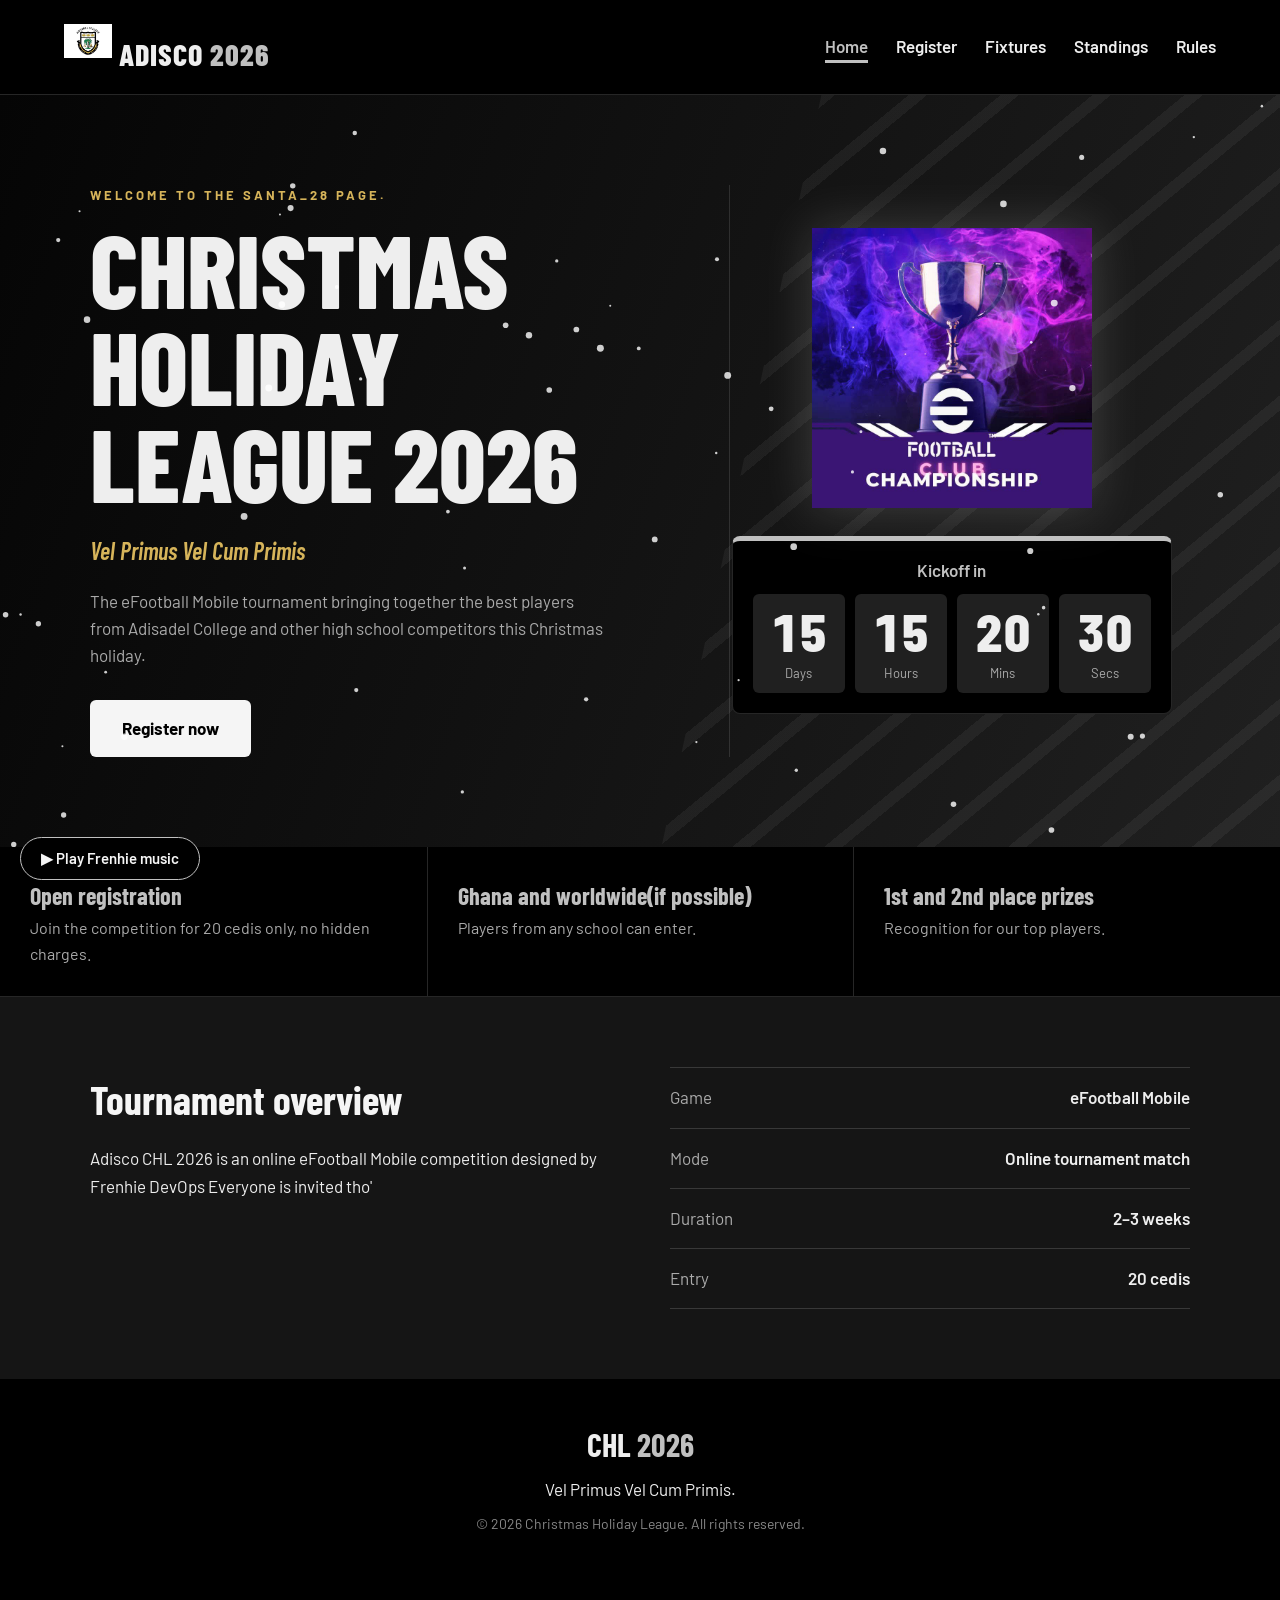
<file: index.html>
<!DOCTYPE html>
<html lang="en">
<head>
    <meta charset="UTF-8">
    <meta name="viewport" content="width=device-width, initial-scale=1.0">
    <title>Christmas Holiday League 2026</title>
    <link rel="preconnect" href="https://fonts.googleapis.com">
    <link rel="preconnect" href="https://fonts.gstatic.com" crossorigin>
    <link href="https://fonts.googleapis.com/css2?family=Barlow+Condensed:wght@600;700;800&family=Barlow:wght@400;500;600&display=swap" rel="stylesheet">
    <link rel="stylesheet" href="Untitled-1.css">
</head>
<body>

    <!-- FALLING SNOW (drawn by script.js) -->
    <canvas id="snow" aria-hidden="true"></canvas>

    <!-- HEADER -->
    <header class="header">
        <div class="logo">
                <img src="images.jpg"
         alt="Adisadel College crest"
         style="width: 48px; height: 50px; object-fit: contain;">
            ADISCO <span>2026</span></div>
        <nav>
            <ul>
                <li><a href="index.html" class="active">Home</a></li>
                <li><a href="register.html">Register</a></li>
                <li><a href="fixtures.html">Fixtures</a></li>
                <li><a href="standings.html">Standings</a></li>
                <li><a href="rules.html">Rules</a></li>
            </ul>
        </nav>
    </header>

    <main>

        <!-- HERO -->
        <section class="hero">
            <div class="hero-content">
                <p class="welcome">Welcome to the Santa_28 page.</p>
                <h1>Christmas Holiday League 2026</h1>
                <p class="motto">Vel Primus Vel Cum Primis</p>
                <p class="description">
                    The eFootball Mobile tournament bringing together the best players
                    from Adisadel College and other high school competitors this
                    Christmas holiday.
                </p>
                <a href="register.html" class="register-btn">Register now</a>
            </div>

            <div class="hero-side">
                <img class="hero-logo" src="Logo.jpg" alt="Adisadel CHL 2026 logo">

                <!-- SCOREBOARD COUNTDOWN (edit the date in script.js) -->
                <div class="scoreboard" id="scoreboard" aria-live="off">
                    <p class="sb-title">Kickoff in</p>
                    <div class="sb-clock">
                        <div><b id="cd-days">00</b><span>Days</span></div>
                        <div><b id="cd-hours">00</b><span>Hours</span></div>
                        <div><b id="cd-mins">00</b><span>Mins</span></div>
                        <div><b id="cd-secs">00</b><span>Secs</span></div>
                    </div>
                </div>
            </div>
        </section>

        <!-- HIGHLIGHTS -->
        <section class="strip" aria-label="Tournament highlights">
            <div>
                <h3>Open registration</h3>
                <p>Join the competition for 20 cedis only, no hidden charges.</p>
            </div>
            <div>
                <h3>Ghana and worldwide(if possible)</h3>
                <p>Players from any school can enter.</p>
            </div>
            <div>
                <h3>1st and 2nd place prizes</h3>
                <p>Recognition for our top players.</p>
            </div>
        </section>

        <!-- OVERVIEW -->
        <section class="overview">
            <div class="overview-text">
                <h2>Tournament overview</h2>
                <p>
                    Adisco CHL 2026 is an online eFootball Mobile competition designed by
                    Frenhie DevOps  Everyone is invited tho'
                </p>
            </div>

            <dl class="match-sheet">
                <div><dt>Game</dt><dd>eFootball Mobile</dd></div>
                <div><dt>Mode</dt><dd>Online tournament match</dd></div>
                <div><dt>Duration</dt><dd>2–3 weeks</dd></div>
                <div><dt>Entry</dt><dd>20 cedis</dd></div>
            </dl>
        </section>

    </main>

    <!-- MUSIC PLAYER (floats bottom-left) -->
    <button id="musicButton" class="music-btn" type="button">▶ Play Frenhie music</button>
    <audio id="chlSong" src="Mixed-audio.mp3"loop></audio>

    <!-- FOOTER -->
    <footer class="footer">
        <h2>CHL <span>2026</span></h2>
        <p>Vel Primus Vel Cum Primis.</p>
        <p class="copyright">© 2026 Christmas Holiday League. All rights reserved.</p>
    </footer>

    <script src="script.js"></script>
</body>
</html>
</file>
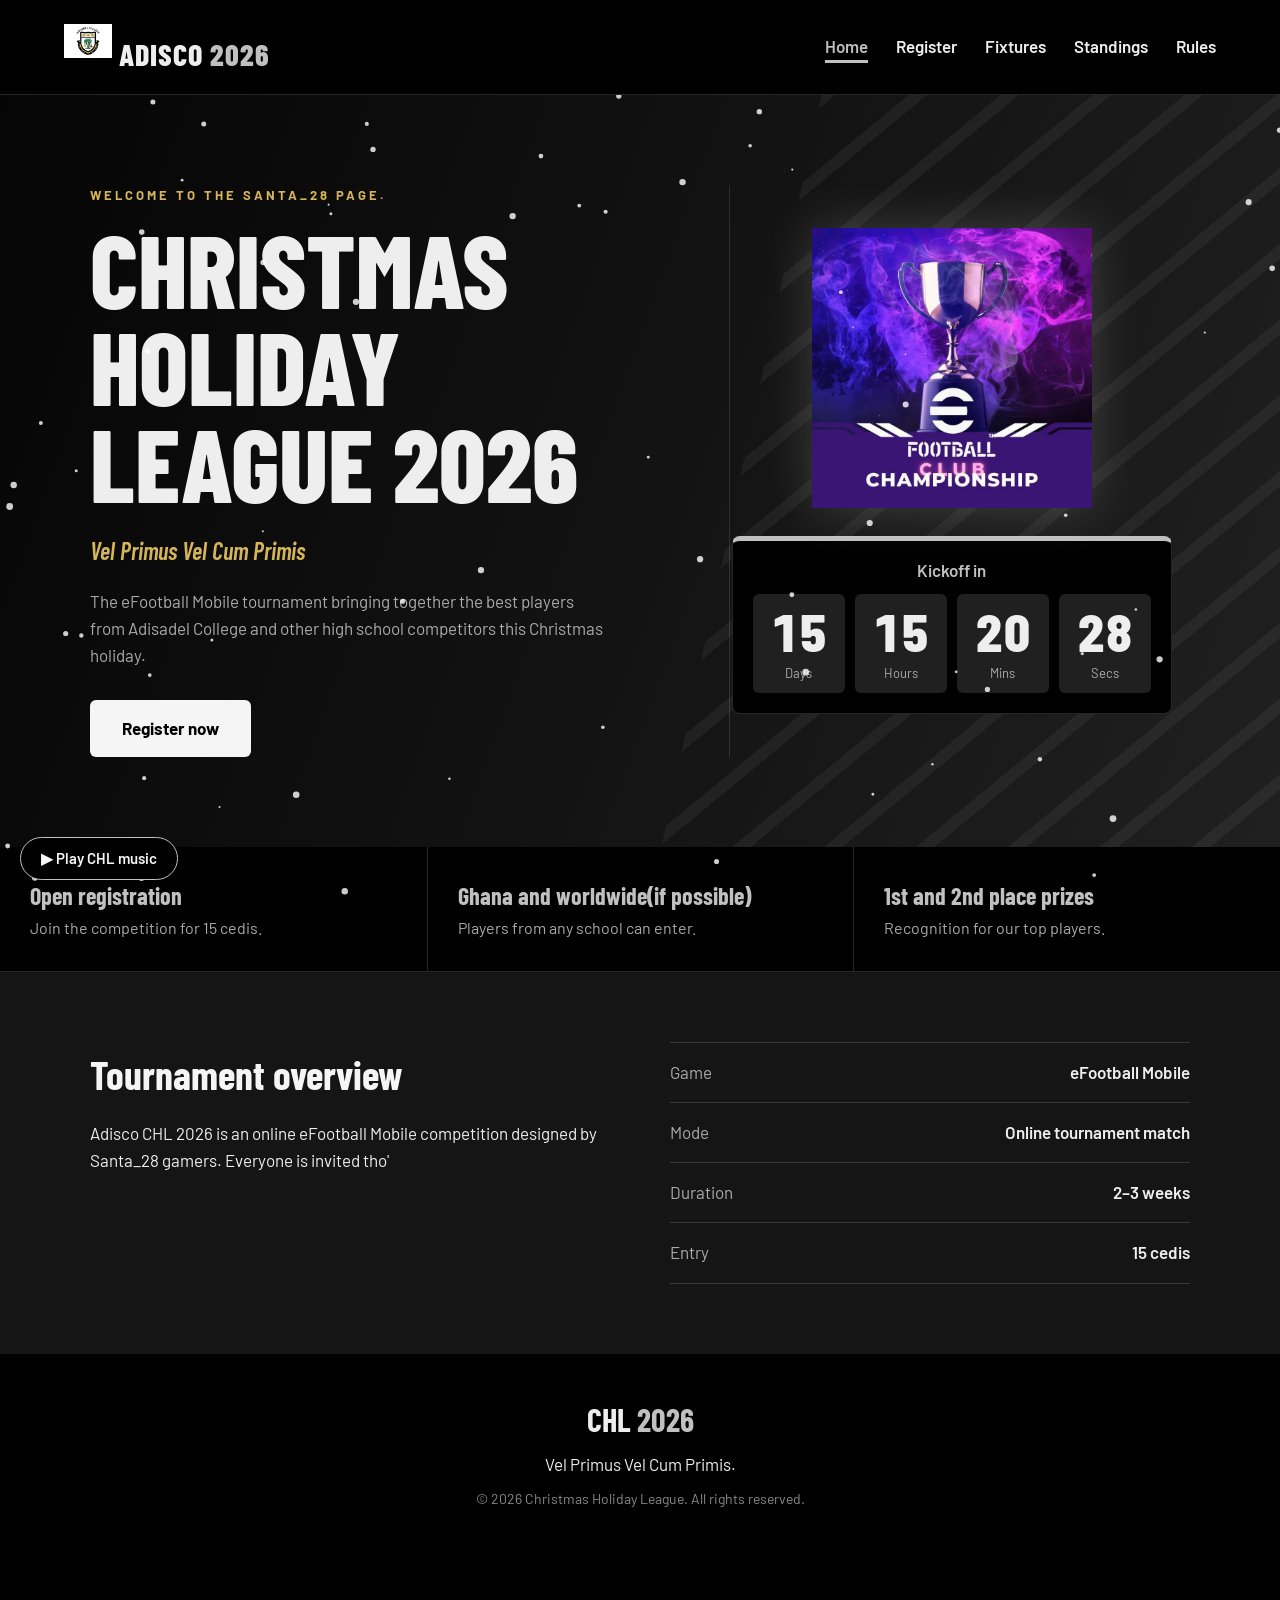
<file: index(1).html>
<!DOCTYPE html>
<html lang="en">
<head>
    <meta charset="UTF-8">
    <meta name="viewport" content="width=device-width, initial-scale=1.0">
    <title>Christmas Holiday League 2026</title>
    <link rel="preconnect" href="https://fonts.googleapis.com">
    <link rel="preconnect" href="https://fonts.gstatic.com" crossorigin>
    <link href="https://fonts.googleapis.com/css2?family=Barlow+Condensed:wght@600;700;800&family=Barlow:wght@400;500;600&display=swap" rel="stylesheet">
    <link rel="stylesheet" href="Untitled-1.css">
</head>
<body>

    <!-- FALLING SNOW (drawn by script.js) -->
    <canvas id="snow" aria-hidden="true"></canvas>

    <!-- HEADER -->
    <header class="header">
        <div class="logo">
                <img src="images.jpg"
         alt="Adisadel College crest"
         style="width: 48px; height: 50px; object-fit: contain;">
            ADISCO <span>2026</span></div>
        <nav>
            <ul>
                <li><a href="index.html" class="active">Home</a></li>
                <li><a href="register.html">Register</a></li>
                <li><a href="fixtures.html">Fixtures</a></li>
                <li><a href="standings.html">Standings</a></li>
                <li><a href="rules.html">Rules</a></li>
            </ul>
        </nav>
    </header>

    <main>

        <!-- HERO -->
        <section class="hero">
            <div class="hero-content">
                <p class="welcome">Welcome to the Santa_28 page.</p>
                <h1>Christmas Holiday League 2026</h1>
                <p class="motto">Vel Primus Vel Cum Primis</p>
                <p class="description">
                    The eFootball Mobile tournament bringing together the best players
                    from Adisadel College and other high school competitors this
                    Christmas holiday.
                </p>
                <a href="register.html" class="register-btn">Register now</a>
            </div>

            <div class="hero-side">
                <img class="hero-logo" src="Logo.jpg" alt="Adisadel CHL 2026 logo">

                <!-- SCOREBOARD COUNTDOWN (edit the date in script.js) -->
                <div class="scoreboard" id="scoreboard" aria-live="off">
                    <p class="sb-title">Kickoff in</p>
                    <div class="sb-clock">
                        <div><b id="cd-days">00</b><span>Days</span></div>
                        <div><b id="cd-hours">00</b><span>Hours</span></div>
                        <div><b id="cd-mins">00</b><span>Mins</span></div>
                        <div><b id="cd-secs">00</b><span>Secs</span></div>
                    </div>
                </div>
            </div>
        </section>

        <!-- HIGHLIGHTS -->
        <section class="strip" aria-label="Tournament highlights">
            <div>
                <h3>Open registration</h3>
                <p>Join the competition for 15 cedis.</p>
            </div>
            <div>
                <h3>Ghana and worldwide(if possible)</h3>
                <p>Players from any school can enter.</p>
            </div>
            <div>
                <h3>1st and 2nd place prizes</h3>
                <p>Recognition for our top players.</p>
            </div>
        </section>

        <!-- OVERVIEW -->
        <section class="overview">
            <div class="overview-text">
                <h2>Tournament overview</h2>
                <p>
                    Adisco CHL 2026 is an online eFootball Mobile competition designed by
                    Santa_28 gamers. Everyone is invited tho'
                </p>
            </div>

            <dl class="match-sheet">
                <div><dt>Game</dt><dd>eFootball Mobile</dd></div>
                <div><dt>Mode</dt><dd>Online tournament match</dd></div>
                <div><dt>Duration</dt><dd>2–3 weeks</dd></div>
                <div><dt>Entry</dt><dd>15 cedis</dd></div>
            </dl>
        </section>

    </main>

    <!-- MUSIC PLAYER (floats bottom-left) -->
    <button id="musicButton" class="music-btn" type="button">▶ Play CHL music</button>
    <audio id="chlSong" src="Mixed-audio.mp3"loop></audio>

    <!-- FOOTER -->
    <footer class="footer">
        <h2>CHL <span>2026</span></h2>
        <p>Vel Primus Vel Cum Primis.</p>
        <p class="copyright">© 2026 Christmas Holiday League. All rights reserved.</p>
    </footer>

    <script src="script.js"></script>
</body>
</html>
</file>
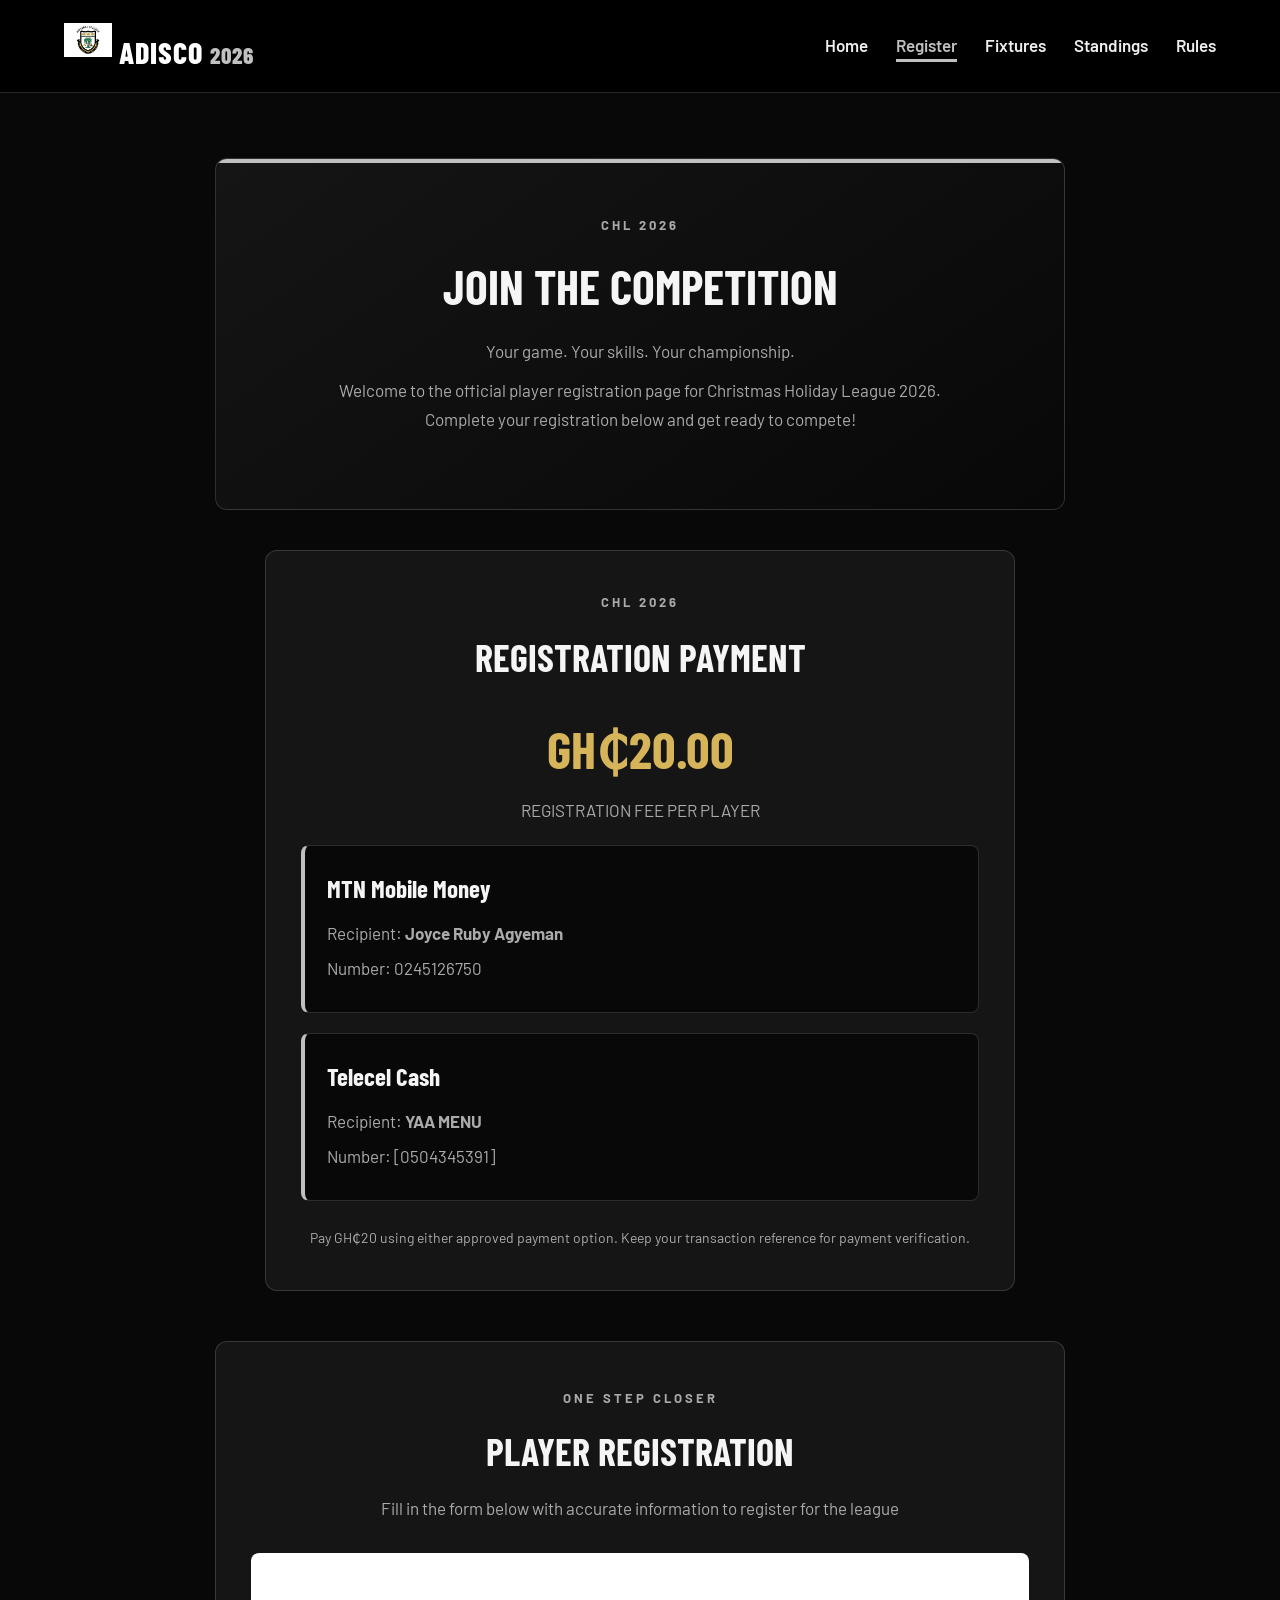
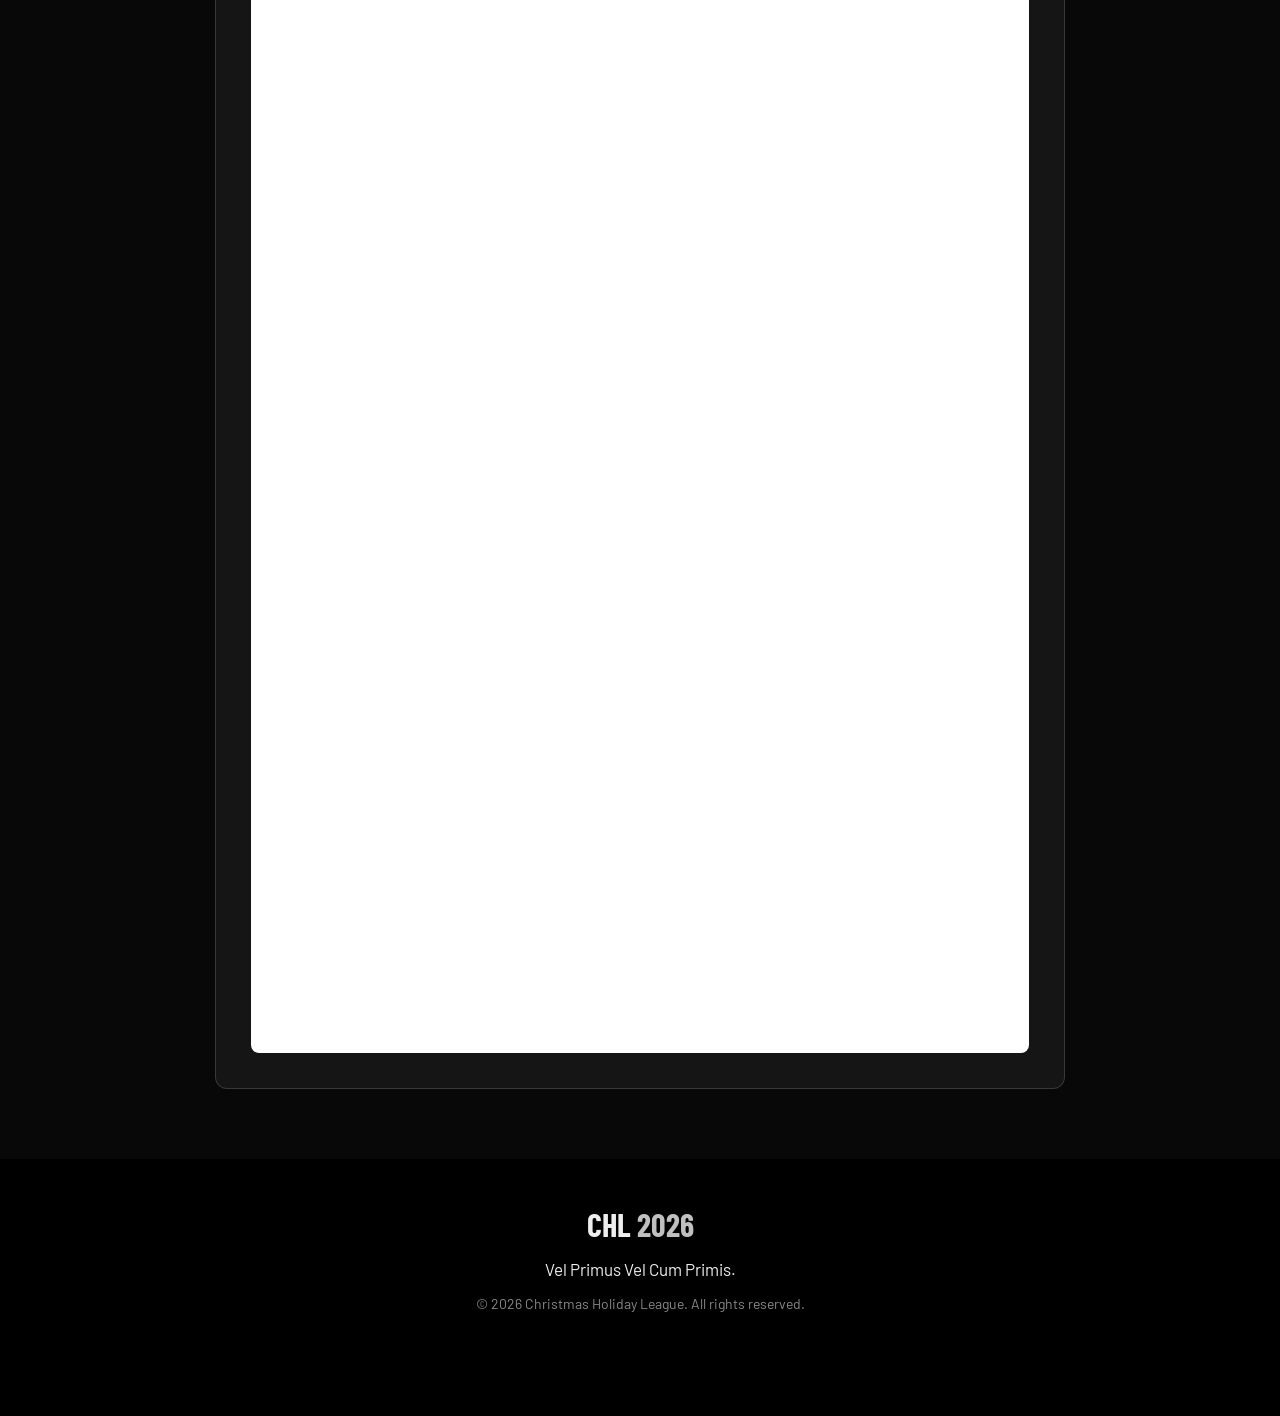
<file: register.html>
<!DOCTYPE html>
<html lang="en">

<head>
    <meta charset="UTF-8">
    <meta name="viewport" content="width=device-width, initial-scale=1.0">

    <title>Register | CHL 2026</title>

    <link rel="stylesheet" href="Untitled-1.css">

    <link rel="preconnect" href="https://fonts.googleapis.com">
    <link rel="preconnect" href="https://fonts.gstatic.com" crossorigin>

    <link href="https://fonts.googleapis.com/css2?family=Barlow:wght@400;500;600;700&family=Barlow+Condensed:wght@500;600;700;800&display=swap" rel="stylesheet">

</head>

<body>

    <!-- HEADER -->
    <header class="header">

        <a href="index(1).html" class="logo" style="text-decoration: none;">

            <img src="images.jpg"
                 alt="Adisadel College crest"
                 style="width: 48px; height: 48px; object-fit: contain;">

            <span style="color: white; font-size: 30px;">
                ADISCO
                <span style="color: silver; font-size: 23px;">
                    2026
                </span>
            </span>

        </a>

        <nav>
            <ul>
                <li><a href="index(1).html">Home</a></li>
                <li><a href="register.html" class="active">Register</a></li>
                <li><a href="fixtures.html">Fixtures</a></li>
                <li><a href="standings.html">Standings</a></li>
                <li><a href="rules.html">Rules</a></li>
            </ul>
        </nav>

    </header>


    <!-- REGISTRATION INTRODUCTION -->
    <main>

        <section class="registration">

            <div class="registration-heading">

                <p class="welcome">CHL 2026</p>

                <h1>Join The Competition</h1>

                <p>
                    Your game. Your skills. Your championship.
                </p>

                <p>
                    Welcome to the official player registration
                    page for Christmas Holiday League 2026.
                    Complete your registration below and get
                    ready to compete!
                </p>

            </div>

        </section>


        <!-- PAYMENT SECTION -->
        <section class="payment-section">

            <p class="welcome">CHL 2026</p>

            <h2>Registration Payment</h2>

            <h1>GH₵20.00</h1>

            <p>REGISTRATION FEE PER PLAYER</p>


            <!-- MTN PAYMENT -->
            <div class="payment-method">

                <h3>MTN Mobile Money</h3>

                <p>
                    Recipient:
                    <b>Joyce Ruby Agyeman</b>
                </p>

                <p>
                    Number:
                    0245126750
                </p>

            </div>


            <!-- TELECEL PAYMENT -->
            <div class="payment-method">

                <h3>Telecel Cash</h3>

                <p>
                    Recipient:
                    <b>YAA MENU</b>
                </p>

                <p>
                    Number:
                    [0504345391]
                </p>

            </div>


            <p class="payment-note">

                Pay GH₵20 using either approved payment
                option. Keep your transaction reference
                for payment verification.

            </p>

        </section>


        <!-- GOOGLE FORM SECTION -->
        <section class="google-form-section">

            <div class="registration-heading">

                <p class="welcome">ONE STEP CLOSER</p>

                <h2>Player Registration</h2>

                <p>
                    Fill in the form below with accurate
                    information to register for the league
                </p>

            </div>


            <iframe
                src="https://forms.gle/nnP8Ts6rRZs7yhZ86"
                width="100%"
                height="1100"
                frameborder="0"
                marginheight="0"
                marginwidth="0">

                Loading registration form...

            </iframe>

        </section>

    </main>


    <!-- FOOTER -->
    <footer class="footer">

        <h2>CHL <span>2026</span></h2>

        <p>Vel Primus Vel Cum Primis.</p>

        <p class="copyright">
            © 2026 Christmas Holiday League.
            All rights reserved.
        </p>

    </footer>

</body>

</html>
</file>
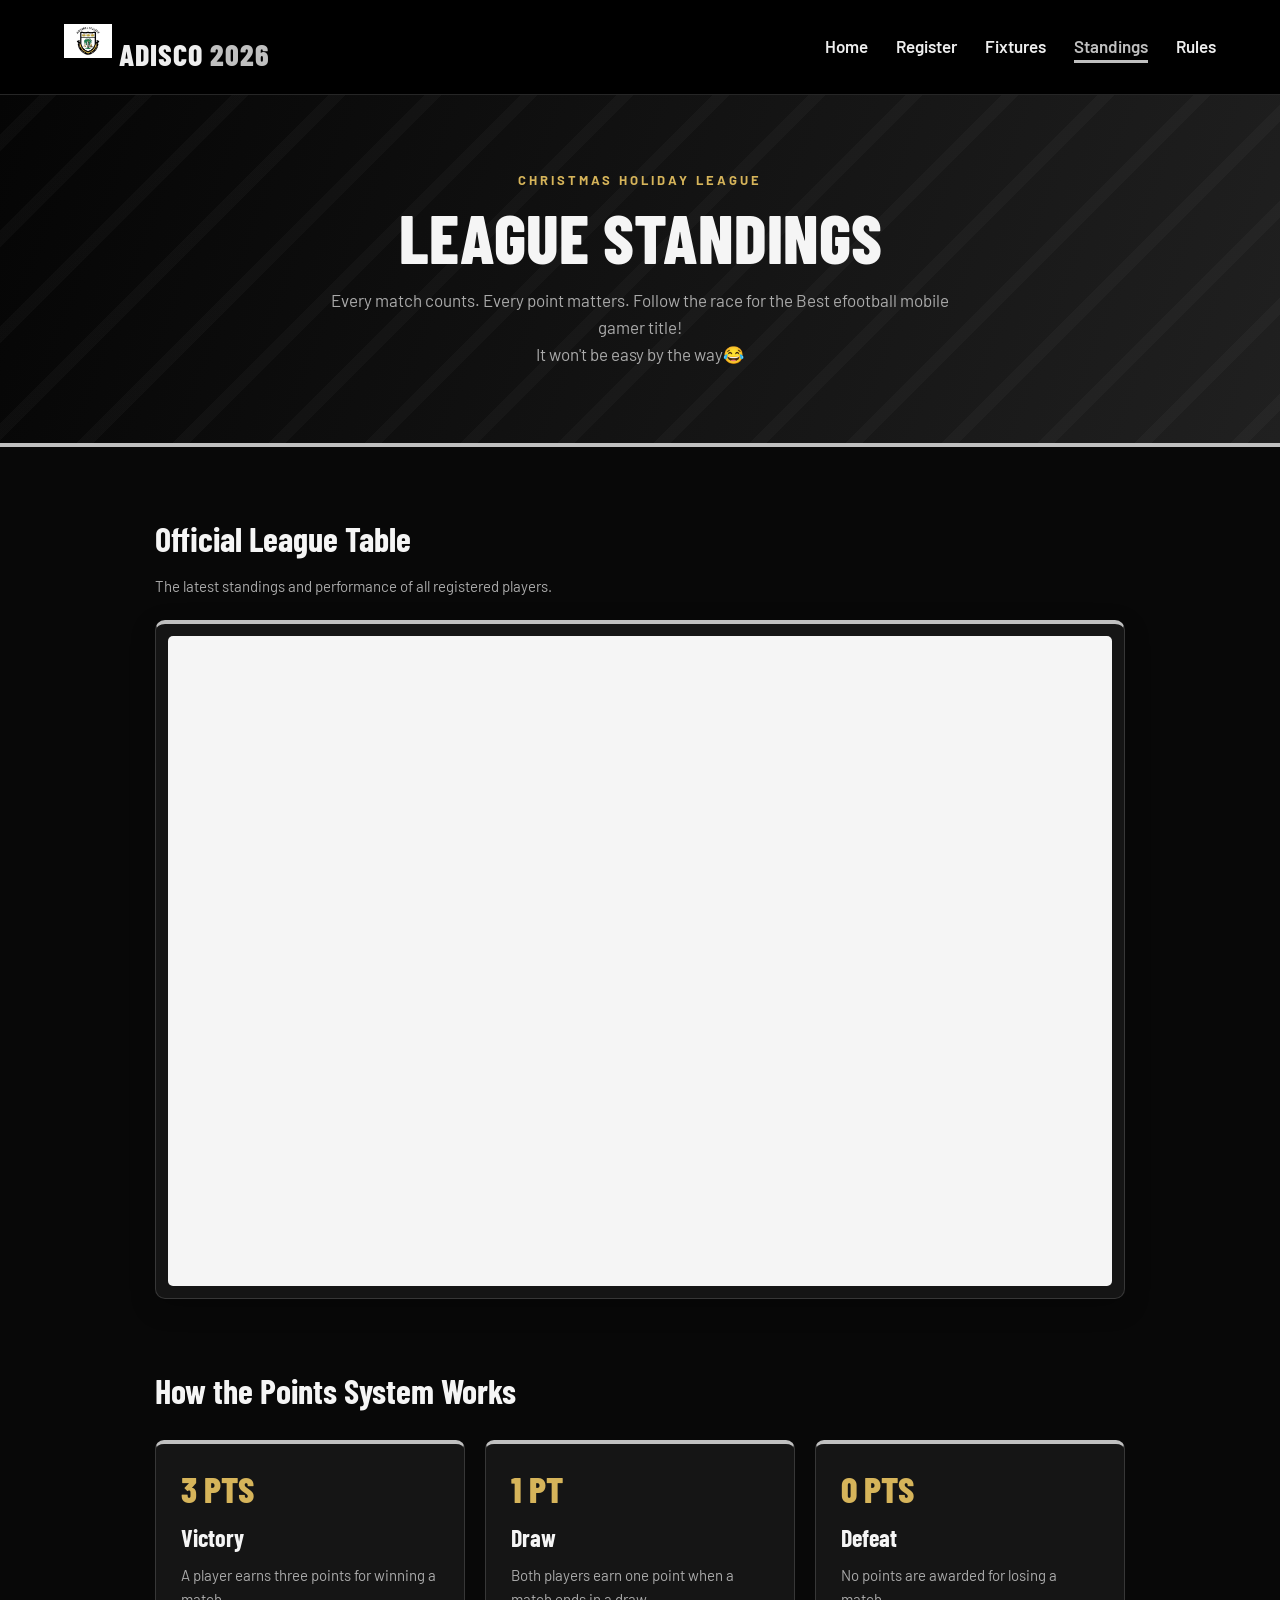
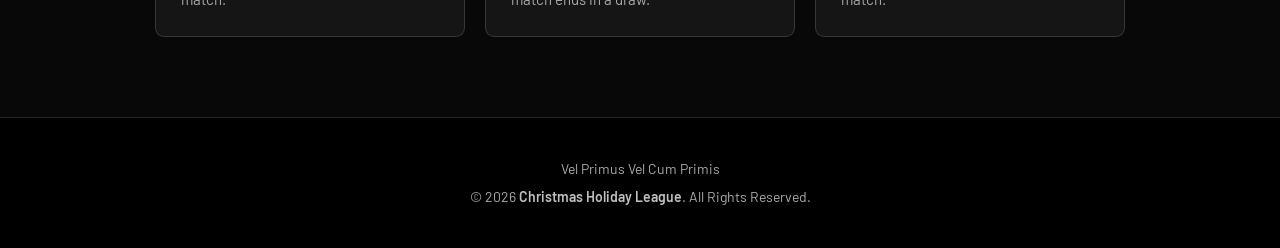
<file: standings.html>
<!DOCTYPE html>
<html lang="en">

<head>
    <meta charset="UTF-8">
    <meta name="viewport" content="width=device-width, initial-scale=1.0">

    <title>CHL 2026 | League Standings</title>

    <meta name="description" content="Follow the official Christmas Holiday League 2026 standings and see who is leading the competition.">
    <link rel="preconnect" href="https://fonts.googleapis.com">
    <link rel="preconnect" href="https://fonts.gstatic.com" crossorigin>
    <link href="https://fonts.googleapis.com/css2?family=Barlow+Condensed:wght@600;700;800&family=Barlow:wght@400;500;600&display=swap" rel="stylesheet">
    <link rel="stylesheet" href="CHL-styles.css">

</head>

<body>

    <!-- HEADER -->
    <header class="header">
        <div class="logo">
            <img src="images.jpg"
                 alt="Adisadel College crest"
                 style="width: 48px; height: 50px; object-fit: contain;">
            ADISCO <span>2026</span>
        </div>
        <nav>
            <ul>
                <li><a href="index.html">Home</a></li>
                <li><a href="register.html">Register</a></li>
                <li><a href="fixtures.html">Fixtures</a></li>
                <li><a href="standings.html" class="active">Standings</a></li>
                <li><a href="rules.html">Rules</a></li>
            </ul>
        </nav>
     
    </header>


    <!-- PAGE INTRODUCTION -->

    <section class="intro">

        <p class="tag">CHRISTMAS HOLIDAY LEAGUE</p>

        <h1>League Standings</h1>

        <p>
            Every match counts. Every point matters.
            Follow the race for the Best efootball mobile gamer title!
        </p>
        <p>It won't be easy by the way😂</p>

    </section>


    <!-- LEAGUE TABLE -->

    <main>

        <section class="standings-section">

            <div class="section-heading">

                <h2>Official League Table</h2>

                <p>
                    The latest standings and performance of all registered players.
                </p>

            </div>

            <div class="table-container">

                <iframe
                    src="https://1drv.ms/x/c/7E6B62BAD8F43D27/IQTGHcbws_VUT5BPGGrwnqEOAXReVvR3SivPhTwWq03f0Xo?em=2&wdAllowInteractivity=False&wdHideGridlines=True&wdHideHeaders=True&wdHideSheetTabs=True"
                    title="CHL 2026 Official League Standings"
                    loading="lazy">
                </iframe>

            </div>

        </section>


        <!-- POINTS SYSTEM -->

        <section class="points-section">

            <h2>How the Points System Works</h2>

            <div class="points-grid">

                <div class="point-card">

                    <div class="points-value">3 PTS</div>

                    <h3>Victory</h3>

                    <p>
                        A player earns three points for winning a match.
                    </p>

                </div>


                <div class="point-card">

                    <div class="points-value">1 PT</div>

                    <h3>Draw</h3>

                    <p>
                        Both players earn one point when a match ends in a draw.
                    </p>

                </div>


                <div class="point-card">

                    <div class="points-value">0 PTS</div>

                    <h3>Defeat</h3>

                    <p>
                        No points are awarded for losing a match.
                    </p>

                </div>

            </div>

        </section>

    </main>


    <!-- FOOTER -->

    <footer class="standings-footer">
        <p>Vel Primus Vel Cum Primis</p>

        <p>
            &copy; 2026 <span>Christmas Holiday League</span>.
            All Rights Reserved.
        </p>


    </footer>

</body>
</html>
</file>
<file: Untitled-1.css>
/* ---------- VARIABLES ---------- */
:root {
    --black: #080808;
    --ink: #000000;
    --panel: #151515;
    --white: #f5f5f5;
    --silver: #c0c0c0;
    --gold: #d6b45a;
    --text: #eeeeee;
    --muted: #aaaaaa;
    --line: rgba(255, 255, 255, 0.15);

    --display: "Barlow Condensed", "Arial Narrow", sans-serif;
    --body: "Barlow", Arial, sans-serif;
}

/* ---------- GLOBAL RESET ---------- */
* {
    margin: 0;
    padding: 0;
    box-sizing: border-box;
}

body {
    background: var(--black);
    color: var(--text);
    font-family: var(--body);
    font-size: 17px;
    line-height: 1.6;
}

a:focus-visible,
button:focus-visible {
    outline: 3px solid var(--silver);
    outline-offset: 3px;
}

/* ---------- SNOW ---------- */
#snow {
    position: fixed;
    inset: 0;
    width: 100%;
    height: 100%;
    z-index: 5;
    pointer-events: none;
}

/* ---------- HEADER ---------- */
.header {
    position: sticky;
    top: 0;
    z-index: 10;
    display: flex;
    justify-content: space-between;
    align-items: center;
    padding: 16px 5%;
    background: var(--ink);
    border-bottom: 1px solid var(--line);
}

.logo {
    font-family: var(--display);
    font-weight: 800;
    font-size: 30px;
    letter-spacing: 1px;
}

.logo span,
.footer span {
    color: var(--silver);
}

nav ul {
    display: flex;
    list-style: none;
    gap: 28px;
}

nav a {
    color: var(--text);
    text-decoration: none;
    font-weight: 600;
    padding-bottom: 4px;
    border-bottom: 3px solid transparent;
    transition: color 0.2s, border-color 0.2s;
}

nav a:hover,
nav a.active {
    color: var(--silver);
    border-bottom-color: var(--silver);
}

/* ---------- HERO ---------- */
.hero {
    position: relative;
    overflow: hidden;
    display: grid;
    grid-template-columns: 1.2fr 1fr;
    gap: 50px;
    align-items: center;
    padding: 90px 7%;
    background: linear-gradient(110deg, #050505, #202020);
}

/* Zebra-inspired decorative stripes */
.hero::before {
    content: "";
    position: absolute;
    top: -40px;
    right: -60px;
    width: 48%;
    height: 130%;
    opacity: 0.55;
    transform: skewX(-12deg);
    background: repeating-linear-gradient(
        135deg,
        transparent 0px,
        transparent 25px,
        rgba(255, 255, 255, 0.09) 25px,
        rgba(255, 255, 255, 0.09) 38px,
        transparent 38px,
        transparent 65px
    );
}

.hero::after {
    content: "";
    position: absolute;
    right: 43%;
    top: 12%;
    bottom: 12%;
    width: 1px;
    background: rgba(255, 255, 255, 0.12);
}

.hero > * {
    position: relative;
    z-index: 1;
}

.welcome {
    color: var(--silver);
    font-weight: 600;
    margin-bottom: 14px;
}

.hero h1 {
    font-family: var(--display);
    font-weight: 800;
    font-size: clamp(52px, 8vw, 104px);
    line-height: 0.95;
    text-transform: uppercase;
    margin-bottom: 20px;
}

.motto {
    font-family: var(--display);
    font-weight: 600;
    font-size: 24px;
    font-style: italic;
    color: var(--gold);
    margin-bottom: 18px;
}

.description {
    max-width: 52ch;
    color: var(--muted);
    margin-bottom: 30px;
}

.register-btn {
    display: inline-block;
    background: var(--white);
    color: var(--ink);
    font-weight: 700;
    padding: 15px 32px;
    border-radius: 6px;
    text-decoration: none;
    transition: background 0.2s, transform 0.2s;
}

.register-btn:hover {
    background: var(--silver);
    transform: translateY(-3px);
}

/* ---------- HERO RIGHT SIDE ---------- */
.hero-side {
    display: flex;
    flex-direction: column;
    align-items: center;
    gap: 28px;
}

.hero-logo {
    width: 100%;
    max-width: 280px;
    height: auto;
    filter: drop-shadow(0 0 25px rgba(255, 255, 255, 0.18));
}

.scoreboard {
    width: 100%;
    max-width: 440px;
    background: var(--ink);
    border: 1px solid var(--line);
    border-top: 5px solid var(--silver);
    border-radius: 8px;
    padding: 16px 20px 20px;
    text-align: center;
}

.sb-title {
    font-weight: 600;
    color: var(--silver);
    margin-bottom: 10px;
}

.sb-clock {
    display: grid;
    grid-template-columns: repeat(4, 1fr);
    gap: 10px;
}

.sb-clock div {
    background: #202020;
    border-radius: 6px;
    padding: 10px 4px 8px;
}

.sb-clock b {
    display: block;
    font-family: var(--display);
    font-weight: 800;
    font-size: 54px;
    line-height: 1;
    font-variant-numeric: tabular-nums;
}

.sb-clock span {
    font-size: 13px;
    color: var(--muted);
}

/* Countdown completion */
.scoreboard.live .sb-clock {
    display: none;
}

.sb-live {
    font-family: var(--display);
    font-weight: 800;
    font-size: 44px;
    color: var(--white);
}

/* ---------- HIGHLIGHT STRIP ---------- */
.strip {
    display: grid;
    grid-template-columns: repeat(3, 1fr);
    background: var(--ink);
    border-bottom: 1px solid var(--line);
}

.strip > div {
    padding: 30px 7%;
    border-left: 1px solid var(--line);
}

.strip > div:first-child {
    border-left: none;
}

.strip h3 {
    font-family: var(--display);
    font-size: 24px;
    color: var(--silver);
}

.strip p {
    color: var(--muted);
    font-size: 16px;
}

/* ---------- OVERVIEW ---------- */
.overview {
    display: grid;
    grid-template-columns: 1fr 1fr;
    gap: 60px;
    align-items: start;
    padding: 70px 7%;
    background: var(--panel);
}

.overview h2 {
    font-family: var(--display);
    font-size: 40px;
    color: var(--white);
    margin-bottom: 14px;
}

.overview p {
    max-width: 55ch;
}

.match-sheet {
    border-top: 1px solid var(--line);
}

.match-sheet div {
    display: flex;
    justify-content: space-between;
    gap: 20px;
    padding: 16px 0;
    border-bottom: 1px solid var(--line);
}

.match-sheet dt {
    color: var(--muted);
}

.match-sheet dd {
    font-weight: 600;
    text-align: right;
}

/* ---------- MUSIC BUTTON ---------- */
.music-btn {
    position: fixed;
    left: 20px;
    bottom: 20px;
    z-index: 20;
    background: var(--ink);
    color: var(--white);
    border: 1px solid var(--silver);
    border-radius: 30px;
    padding: 11px 20px;
    font: 600 15px var(--body);
    cursor: pointer;
    transition: background 0.2s;
}

.music-btn:hover {
    background: #292929;
}

/* ---------- FOOTER ---------- */
.footer {
    background: var(--ink);
    text-align: center;
    padding: 40px 15px 90px;
}

.footer h2 {
    font-family: var(--display);
    font-size: 32px;
    margin-bottom: 6px;
}

.footer p {
    margin-bottom: 10px;
}

.copyright {
    color: #888888;
    font-size: 14px;
}

/* ---------- MOBILE ---------- */
@media (max-width: 800px) {
    .header {
        flex-direction: column;
        gap: 12px;
        position: static;
    }

    nav ul {
        flex-wrap: wrap;
        justify-content: center;
        gap: 18px;
    }

    .hero {
        grid-template-columns: 1fr;
        padding: 60px 6%;
        gap: 40px;
    }

    .hero::after {
        display: none;
    }

    .hero::before {
        width: 100%;
        opacity: 0.3;
    }

    .strip {
        grid-template-columns: 1fr;
    }

    .strip > div {
        border-left: none;
        border-top: 1px solid var(--line);
        padding: 22px 6%;
    }

    .strip > div:first-child {
        border-top: none;
    }

    .overview {
        grid-template-columns: 1fr;
        gap: 30px;
        padding: 50px 6%;
    }

    .sb-clock b {
        font-size: 42px;
    }
}

/* =================================
   CHL 2026 REGISTRATION PAGE
================================= */

/* REGISTRATION INTRODUCTION */

.registration {
    max-width: 850px;
    margin: 65px auto 35px;
    padding: 45px 35px;
    background: linear-gradient(145deg, #151515, #080808);
    border: 1px solid var(--line);
    border-radius: 12px;
    text-align: center;
    position: relative;
    overflow: hidden;
}

.registration::before {
    content: "";
    position: absolute;
    top: 0;
    left: 0;
    width: 100%;
    height: 4px;
    background: var(--silver);
}

.registration-heading {
    text-align: center;
    margin-bottom: 30px;
}

.registration-heading h1 {
    font-family: var(--display);
    font-size: 48px;
    color: var(--white);
    margin: 12px 0;
    text-transform: uppercase;
}

.registration-heading h2 {
    font-family: var(--display);
    font-size: 38px;
    color: var(--white);
    margin: 12px 0;
    text-transform: uppercase;
}

.registration-heading p {
    color: var(--muted);
    line-height: 1.7;
    max-width: 650px;
    margin: 10px auto;
}

.welcome {
    color: var(--gold);
    font-weight: 700;
    letter-spacing: 3px;
    font-size: 13px;
    text-transform: uppercase;
}


/* PAYMENT SECTION */

.payment-section {
    max-width: 750px;
    margin: 40px auto;
    padding: 40px 35px;
    background: var(--panel);
    border: 1px solid var(--line);
    border-radius: 12px;
    text-align: center;
}

.payment-section h2 {
    font-family: var(--display);
    font-size: 38px;
    color: var(--white);
    margin: 12px 0;
    text-transform: uppercase;
}

.payment-section h1 {
    font-family: var(--display);
    font-size: 52px;
    color: var(--gold);
    margin: 20px 0 5px;
}

.payment-section > p {
    color: var(--muted);
    line-height: 1.7;
}

.payment-method {
    text-align: left;
    padding: 22px;
    margin-top: 20px;
    background: var(--black);
    border: 1px solid var(--line);
    border-left: 4px solid var(--silver);
    border-radius: 8px;
    transition: border-color 0.3s ease;
}

.payment-method:hover {
    border-left-color: var(--gold);
}

.payment-method h3 {
    font-family: var(--display);
    font-size: 25px;
    color: var(--white);
    margin-bottom: 12px;
}

.payment-method p {
    color: var(--muted);
    margin: 8px 0;
    line-height: 1.6;
}

.payment-note {
    margin-top: 25px;
    font-size: 14px;
}


/* GOOGLE FORM SECTION */

.google-form-section {
    max-width: 850px;
    margin: 50px auto 70px;
    padding: 35px;
    background: var(--panel);
    border: 1px solid var(--line);
    border-radius: 12px;
}

.google-form-section iframe {
    display: block;
    width: 100%;
    min-height: 1100px;
    border: none;
    border-radius: 8px;
    background: white;
    margin-top: 25px;
}


/* MOBILE RESPONSIVENESS */

@media (max-width: 800px) {

    .registration {
        margin: 40px 18px 30px;
        padding: 35px 20px;
    }

    .registration-heading h1 {
        font-size: 38px;
    }

    .registration-heading h2 {
        font-size: 32px;
    }

    .payment-section {
        margin: 30px 18px;
        padding: 30px 20px;
    }

    .payment-section h1 {
        font-size: 44px;
    }

    .google-form-section {
        margin: 35px 18px;
        padding: 25px 15px;
    }

    .google-form-section iframe {
        min-height: 1200px;
    }
}

@media (max-width: 480px) {

    .registration-heading h1 {
        font-size: 32px;
    }

    .payment-section h2 {
        font-size: 32px;
    }

    .payment-method {
        padding: 17px;
    }

}
</file>
<file: CHL-styles.css>
/* ---------- VARIABLES ---------- */
:root {
    --black: #080808;
    --ink: #000000;
    --panel: #151515;
    --white: #f5f5f5;
    --silver: #c0c0c0;
    --gold: #d6b45a;
    --text: #eeeeee;
    --muted: #aaaaaa;
    --line: rgba(255, 255, 255, 0.15);

    --display: "Barlow Condensed", "Arial Narrow", sans-serif;
    --body: "Barlow", Arial, sans-serif;
}

/* ---------- GLOBAL RESET ---------- */
* {
    margin: 0;
    padding: 0;
    box-sizing: border-box;
}

body {
    background: var(--black);
    color: var(--text);
    font-family: var(--body);
    font-size: 17px;
    line-height: 1.6;
}

a:focus-visible,
button:focus-visible {
    outline: 3px solid var(--silver);
    outline-offset: 3px;
}

/* ---------- SNOW ---------- */
#snow {
    position: fixed;
    inset: 0;
    width: 100%;
    height: 100%;
    z-index: 5;
    pointer-events: none;
}

/* ---------- HEADER ---------- */
.header {
    position: sticky;
    top: 0;
    z-index: 10;
    display: flex;
    justify-content: space-between;
    align-items: center;
    padding: 16px 5%;
    background: var(--ink);
    border-bottom: 1px solid var(--line);
}

.logo {
    font-family: var(--display);
    font-weight: 800;
    font-size: 30px;
    letter-spacing: 1px;
}

.logo span,
.footer span {
    color: var(--silver);
}

nav ul {
    display: flex;
    list-style: none;
    gap: 28px;
}

nav a {
    color: var(--text);
    text-decoration: none;
    font-weight: 600;
    padding-bottom: 4px;
    border-bottom: 3px solid transparent;
    transition: color 0.2s, border-color 0.2s;
}

nav a:hover,
nav a.active {
    color: var(--silver);
    border-bottom-color: var(--silver);
}

/* ---------- HERO ---------- */
.hero {
    position: relative;
    overflow: hidden;
    display: grid;
    grid-template-columns: 1.2fr 1fr;
    gap: 50px;
    align-items: center;
    padding: 90px 7%;
    background: linear-gradient(110deg, #050505, #202020);
}

/* Zebra-inspired decorative stripes */
.hero::before {
    content: "";
    position: absolute;
    top: -40px;
    right: -60px;
    width: 48%;
    height: 130%;
    opacity: 0.55;
    transform: skewX(-12deg);
    background: repeating-linear-gradient(
        135deg,
        transparent 0px,
        transparent 25px,
        rgba(255, 255, 255, 0.09) 25px,
        rgba(255, 255, 255, 0.09) 38px,
        transparent 38px,
        transparent 65px
    );
}

.hero::after {
    content: "";
    position: absolute;
    right: 43%;
    top: 12%;
    bottom: 12%;
    width: 1px;
    background: rgba(255, 255, 255, 0.12);
}

.hero > * {
    position: relative;
    z-index: 1;
}

.welcome {
    color: var(--silver);
    font-weight: 600;
    margin-bottom: 14px;
}

.hero h1 {
    font-family: var(--display);
    font-weight: 800;
    font-size: clamp(52px, 8vw, 104px);
    line-height: 0.95;
    text-transform: uppercase;
    margin-bottom: 20px;
}

.motto {
    font-family: var(--display);
    font-weight: 600;
    font-size: 24px;
    font-style: italic;
    color: var(--gold);
    margin-bottom: 18px;
}

.description {
    max-width: 52ch;
    color: var(--muted);
    margin-bottom: 30px;
}

.register-btn {
    display: inline-block;
    background: var(--white);
    color: var(--ink);
    font-weight: 700;
    padding: 15px 32px;
    border-radius: 6px;
    text-decoration: none;
    transition: background 0.2s, transform 0.2s;
}

.register-btn:hover {
    background: var(--silver);
    transform: translateY(-3px);
}

/* ---------- HERO RIGHT SIDE ---------- */
.hero-side {
    display: flex;
    flex-direction: column;
    align-items: center;
    gap: 28px;
}

.hero-logo {
    width: 100%;
    max-width: 280px;
    height: auto;
    filter: drop-shadow(0 0 25px rgba(255, 255, 255, 0.18));
}

.scoreboard {
    width: 100%;
    max-width: 440px;
    background: var(--ink);
    border: 1px solid var(--line);
    border-top: 5px solid var(--silver);
    border-radius: 8px;
    padding: 16px 20px 20px;
    text-align: center;
}

.sb-title {
    font-weight: 600;
    color: var(--silver);
    margin-bottom: 10px;
}

.sb-clock {
    display: grid;
    grid-template-columns: repeat(4, 1fr);
    gap: 10px;
}

.sb-clock div {
    background: #202020;
    border-radius: 6px;
    padding: 10px 4px 8px;
}

.sb-clock b {
    display: block;
    font-family: var(--display);
    font-weight: 800;
    font-size: 54px;
    line-height: 1;
    font-variant-numeric: tabular-nums;
}

.sb-clock span {
    font-size: 13px;
    color: var(--muted);
}

/* Countdown completion */
.scoreboard.live .sb-clock {
    display: none;
}

.sb-live {
    font-family: var(--display);
    font-weight: 800;
    font-size: 44px;
    color: var(--white);
}

/* ---------- HIGHLIGHT STRIP ---------- */
.strip {
    display: grid;
    grid-template-columns: repeat(3, 1fr);
    background: var(--ink);
    border-bottom: 1px solid var(--line);
}

.strip > div {
    padding: 30px 7%;
    border-left: 1px solid var(--line);
}

.strip > div:first-child {
    border-left: none;
}

.strip h3 {
    font-family: var(--display);
    font-size: 24px;
    color: var(--silver);
}

.strip p {
    color: var(--muted);
    font-size: 16px;
}

/* ---------- OVERVIEW ---------- */
.overview {
    display: grid;
    grid-template-columns: 1fr 1fr;
    gap: 60px;
    align-items: start;
    padding: 70px 7%;
    background: var(--panel);
}

.overview h2 {
    font-family: var(--display);
    font-size: 40px;
    color: var(--white);
    margin-bottom: 14px;
}

.overview p {
    max-width: 55ch;
}

.match-sheet {
    border-top: 1px solid var(--line);
}

.match-sheet div {
    display: flex;
    justify-content: space-between;
    gap: 20px;
    padding: 16px 0;
    border-bottom: 1px solid var(--line);
}

.match-sheet dt {
    color: var(--muted);
}

.match-sheet dd {
    font-weight: 600;
    text-align: right;
}

/* ---------- MUSIC BUTTON ---------- */
.music-btn {
    position: fixed;
    left: 20px;
    bottom: 20px;
    z-index: 20;
    background: var(--ink);
    color: var(--white);
    border: 1px solid var(--silver);
    border-radius: 30px;
    padding: 11px 20px;
    font: 600 15px var(--body);
    cursor: pointer;
    transition: background 0.2s;
}

.music-btn:hover {
    background: #292929;
}

/* ---------- FOOTER ---------- */
.footer {
    background: var(--ink);
    text-align: center;
    padding: 40px 15px 90px;
}

.footer h2 {
    font-family: var(--display);
    font-size: 32px;
    margin-bottom: 6px;
}

.footer p {
    margin-bottom: 10px;
}

.copyright {
    color: #888888;
    font-size: 14px;
}

/* ---------- MOBILE ---------- */
@media (max-width: 800px) {
    .header {
        flex-direction: column;
        gap: 12px;
        position: static;
    }

    nav ul {
        flex-wrap: wrap;
        justify-content: center;
        gap: 18px;
    }

    .hero {
        grid-template-columns: 1fr;
        padding: 60px 6%;
        gap: 40px;
    }

    .hero::after {
        display: none;
    }

    .hero::before {
        width: 100%;
        opacity: 0.3;
    }

    .strip {
        grid-template-columns: 1fr;
    }

    .strip > div {
        border-left: none;
        border-top: 1px solid var(--line);
        padding: 22px 6%;
    }

    .strip > div:first-child {
        border-top: none;
    }

    .overview {
        grid-template-columns: 1fr;
        gap: 30px;
        padding: 50px 6%;
    }

    .sb-clock b {
        font-size: 42px;
    }
}

/* =================================
   CHL 2026 REGISTRATION PAGE
================================= */

/* REGISTRATION INTRODUCTION */

.registration {
    max-width: 850px;
    margin: 65px auto 35px;
    padding: 45px 35px;
    background: linear-gradient(145deg, #151515, #080808);
    border: 1px solid var(--line);
    border-radius: 12px;
    text-align: center;
    position: relative;
    overflow: hidden;
}

.registration::before {
    content: "";
    position: absolute;
    top: 0;
    left: 0;
    width: 100%;
    height: 4px;
    background: var(--silver);
}

.registration-heading {
    text-align: center;
    margin-bottom: 30px;
}

.registration-heading h1 {
    font-family: var(--display);
    font-size: 48px;
    color: var(--white);
    margin: 12px 0;
    text-transform: uppercase;
}

.registration-heading h2 {
    font-family: var(--display);
    font-size: 38px;
    color: var(--white);
    margin: 12px 0;
    text-transform: uppercase;
}

.registration-heading p {
    color: var(--muted);
    line-height: 1.7;
    max-width: 650px;
    margin: 10px auto;
}

.welcome {
    color: var(--gold);
    font-weight: 700;
    letter-spacing: 3px;
    font-size: 13px;
    text-transform: uppercase;
}


/* PAYMENT SECTION */

.payment-section {
    max-width: 750px;
    margin: 40px auto;
    padding: 40px 35px;
    background: var(--panel);
    border: 1px solid var(--line);
    border-radius: 12px;
    text-align: center;
}

.payment-section h2 {
    font-family: var(--display);
    font-size: 38px;
    color: var(--white);
    margin: 12px 0;
    text-transform: uppercase;
}

.payment-section h1 {
    font-family: var(--display);
    font-size: 52px;
    color: var(--gold);
    margin: 20px 0 5px;
}

.payment-section > p {
    color: var(--muted);
    line-height: 1.7;
}

.payment-method {
    text-align: left;
    padding: 22px;
    margin-top: 20px;
    background: var(--black);
    border: 1px solid var(--line);
    border-left: 4px solid var(--silver);
    border-radius: 8px;
    transition: border-color 0.3s ease;
}

.payment-method:hover {
    border-left-color: var(--gold);
}

.payment-method h3 {
    font-family: var(--display);
    font-size: 25px;
    color: var(--white);
    margin-bottom: 12px;
}

.payment-method p {
    color: var(--muted);
    margin: 8px 0;
    line-height: 1.6;
}

.payment-note {
    margin-top: 25px;
    font-size: 14px;
}


/* GOOGLE FORM SECTION */

.google-form-section {
    max-width: 850px;
    margin: 50px auto 70px;
    padding: 35px;
    background: var(--panel);
    border: 1px solid var(--line);
    border-radius: 12px;
}

.google-form-section iframe {
    display: block;
    width: 100%;
    min-height: 1100px;
    border: none;
    border-radius: 8px;
    background: white;
    margin-top: 25px;
}


/* MOBILE RESPONSIVENESS */

@media (max-width: 800px) {

    .registration {
        margin: 40px 18px 30px;
        padding: 35px 20px;
    }

    .registration-heading h1 {
        font-size: 38px;
    }

    .registration-heading h2 {
        font-size: 32px;
    }

    .payment-section {
        margin: 30px 18px;
        padding: 30px 20px;
    }

    .payment-section h1 {
        font-size: 44px;
    }

    .google-form-section {
        margin: 35px 18px;
        padding: 25px 15px;
    }

    .google-form-section iframe {
        min-height: 1200px;
    }
}

@media (max-width: 480px) {

    .registration-heading h1 {
        font-size: 32px;
    }

    .payment-section h2 {
        font-size: 32px;
    }

    .payment-method {
        padding: 17px;
    }

}



/* =================================
   CHL 2026 STANDINGS PAGE
================================= */

/* PAGE INTRODUCTION */
.intro {
    position: relative;
    overflow: hidden;
    text-align: center;
    padding: 75px 20px;
    background: linear-gradient(110deg, #050505, #202020);
    border-bottom: 4px solid var(--silver);
}

.intro::before {
    content: "";
    position: absolute;
    inset: 0;
    opacity: 0.22;
    pointer-events: none;
    background: repeating-linear-gradient(
        135deg,
        transparent 0,
        transparent 28px,
        rgba(255, 255, 255, 0.12) 28px,
        rgba(255, 255, 255, 0.12) 40px,
        transparent 40px,
        transparent 68px
    );
}

.intro > * {
    position: relative;
    z-index: 1;
}

.intro .tag {
    color: var(--gold);
    font-size: 13px;
    font-weight: 700;
    letter-spacing: 3px;
    margin-bottom: 12px;
}

.intro h1 {
    color: var(--white);
    font-family: var(--display);
    font-size: clamp(42px, 6vw, 68px);
    font-weight: 800;
    line-height: 1;
    text-transform: uppercase;
    margin-bottom: 16px;
}

.intro p:not(.tag) {
    color: var(--muted);
    max-width: 650px;
    margin: 0 auto;
}

/* LEAGUE TABLE */
.standings-section {
    max-width: 1150px;
    margin: 65px auto;
    padding: 0 7%;
}

.section-heading {
    margin-bottom: 22px;
}

.section-heading h2,
.points-section > h2 {
    color: var(--white);
    font-family: var(--display);
    font-size: 34px;
    font-weight: 700;
    margin-bottom: 7px;
}

.section-heading p {
    color: var(--muted);
    font-size: 15px;
}

.table-container {
    overflow: hidden;
    padding: 12px;
    background: var(--panel);
    border: 1px solid var(--line);
    border-top: 4px solid var(--silver);
    border-radius: 10px;
    box-shadow: 0 8px 24px rgba(0, 0, 0, 0.25);
}

.table-container iframe {
    display: block;
    width: 100%;
    height: 650px;
    border: 0;
    border-radius: 5px;
    background: var(--white);
}

/* POINTS SYSTEM */
.points-section {
    max-width: 1150px;
    margin: 65px auto 80px;
    padding: 0 7%;
}

.points-section > h2 {
    margin-bottom: 22px;
}

.points-grid {
    display: grid;
    grid-template-columns: repeat(3, 1fr);
    gap: 20px;
}

.point-card {
    padding: 25px;
    background: var(--panel);
    border: 1px solid var(--line);
    border-top: 4px solid var(--silver);
    border-radius: 9px;
    transition: transform 0.2s ease, border-color 0.2s ease;
}

.point-card:hover {
    transform: translateY(-4px);
    border-top-color: var(--gold);
}

.points-value {
    color: var(--gold);
    font-family: var(--display);
    font-size: 36px;
    font-weight: 800;
    line-height: 1.1;
    margin-bottom: 10px;
}

.point-card h3 {
    color: var(--white);
    font-family: var(--display);
    font-size: 24px;
    margin-bottom: 6px;
}

.point-card p {
    color: var(--muted);
    font-size: 15px;
}

/* STANDINGS FOOTER */
.standings-footer {
    margin-top: 70px;
    padding: 35px 15px;
    background: var(--ink);
    border-top: 1px solid var(--line);
    text-align: center;
}

.standings-footer p {
    color: var(--muted);
    font-size: 14px;
    margin: 5px 0;
}

.standings-footer span {
    color: var(--silver);
    font-weight: 600;
}

/* STANDINGS PAGE RESPONSIVENESS */
@media (max-width: 800px) {
    .intro {
        padding: 60px 20px;
    }

    .standings-section,
    .points-section {
        margin: 45px auto;
        padding: 0 6%;
    }

    .points-grid {
        grid-template-columns: 1fr;
        gap: 15px;
    }

    .table-container {
        padding: 6px;
    }

    .table-container iframe {
        height: 600px;
    }
}

@media (max-width: 480px) {
    .intro h1 {
        font-size: 38px;
    }

    .section-heading h2,
    .points-section > h2 {
        font-size: 29px;
    }

    .point-card {
        padding: 20px;
    }

    .table-container iframe {
        height: 550px;
    }
}
</file>
